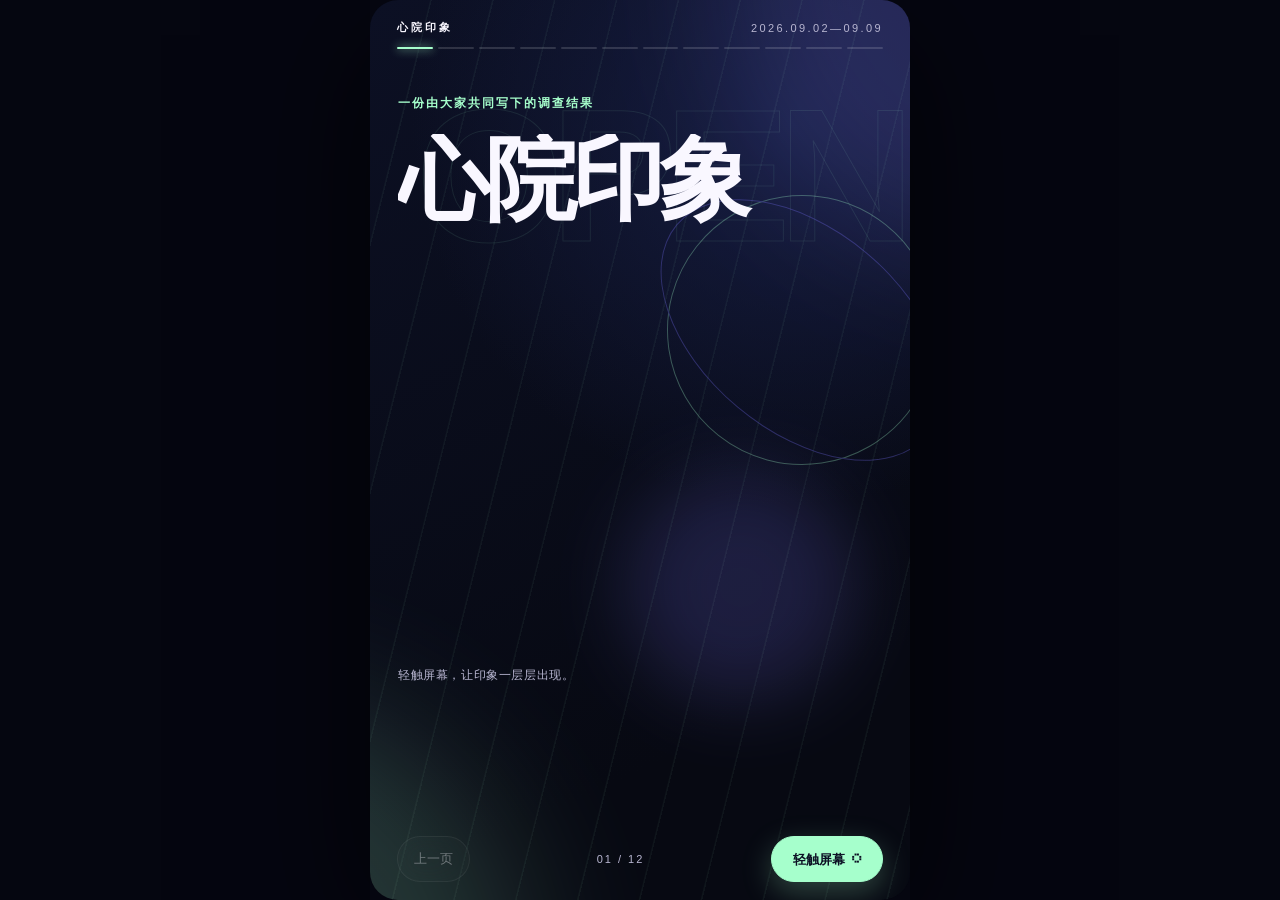
<file: public/results/index.html>
<!doctype html>
<html lang="zh-CN"><head><meta charset="utf-8"><meta name="viewport" content="width=device-width,initial-scale=1,viewport-fit=cover"><meta name="theme-color" content="#f2eee6"><meta name="description" content="82份回答，共同写下心院印象。看看课堂、实验室、生活与期待。"><title>心院印象</title></head><body><div id="xinyuan-recap" aria-label="心院印象互动卡片">
  <style>
    #xinyuan-recap{--xr-paper:light-dark(#f2eee6,#252329);--xr-ink:light-dark(#272035,#f1ebfc);--xr-muted:light-dark(#61576d,#bdb2cf);--xr-line:light-dark(#d9d0e2,#4d415d);--xr-accent:light-dark(#5639a5,#c4afff);--xr-soft:light-dark(#e5dcf7,#3c3053);font-family:"Microsoft YaHei","PingFang SC",sans-serif;color:var(--xr-ink);max-width:620px;margin:auto}
    #xinyuan-recap *{box-sizing:border-box}
    #xinyuan-recap .xr-sheet{background:var(--xr-paper);border-radius:24px;overflow:hidden;position:relative}
    #xinyuan-recap .xr-top{display:flex;justify-content:space-between;align-items:center;padding:22px 30px 13px;gap:12px;font-size:12px;letter-spacing:1.5px}
    #xinyuan-recap .xr-brand{font-weight:600;letter-spacing:3px}
    #xinyuan-recap .xr-progress{display:flex;gap:4px;padding:0 30px}
    #xinyuan-recap .xr-progress span{height:3px;flex:1;background:var(--xr-line);border-radius:2px}
    #xinyuan-recap .xr-progress span.xr-done{background:var(--xr-accent)}
    #xinyuan-recap .xr-content{padding:34px 38px 24px;min-height:590px;position:relative}
    #xinyuan-recap .xr-kicker{font-size:12px;color:var(--xr-muted);letter-spacing:2px;margin-bottom:15px}
    #xinyuan-recap h2{font-size:38px;line-height:1.27;letter-spacing:-1px;font-weight:650;margin:0 0 20px;position:relative;z-index:1}
    #xinyuan-recap .xr-lead{font-size:17px;line-height:1.8;max-width:440px;margin:16px 0;color:var(--xr-ink)}
    #xinyuan-recap .xr-number{font-size:116px;line-height:1.05;letter-spacing:-7px;font-weight:650;color:var(--xr-accent);margin:21px 0 4px}
    #xinyuan-recap .xr-number small{font-size:24px;letter-spacing:0;margin-left:9px;font-weight:500}
    #xinyuan-recap .xr-sub{font-size:14px;line-height:1.6;color:var(--xr-muted);margin:5px 0 20px}
    #xinyuan-recap .xr-highlight{font-size:21px;font-weight:600;line-height:1.6;margin:23px 0 10px}
    #xinyuan-recap .xr-list{display:grid;gap:10px;margin:22px 0}
    #xinyuan-recap .xr-row{display:grid;grid-template-columns:minmax(0,1fr) auto;gap:16px;align-items:center;font-size:15px;padding:8px 0;border-bottom:1px solid var(--xr-line)}
    #xinyuan-recap .xr-row strong{font-variant-numeric:tabular-nums;font-size:20px;font-weight:600}
    #xinyuan-recap .xr-note{font-size:12px;line-height:1.7;color:var(--xr-muted);margin:20px 0 0}
    #xinyuan-recap .xr-quote{font-size:21px;line-height:1.8;padding:18px 0;margin:0;border-bottom:1px solid var(--xr-line)}
    #xinyuan-recap .xr-quote:last-child{border:0}
    #xinyuan-recap .xr-footer{display:flex;justify-content:space-between;align-items:center;gap:10px;padding:14px 25px 22px}
    #xinyuan-recap button{font-family:inherit;font-size:14px;min-height:44px;padding:9px 18px;border:1px solid var(--xr-line);border-radius:100px;background:var(--xr-paper);color:var(--xr-ink);cursor:pointer}
    #xinyuan-recap button:disabled{opacity:.38;cursor:default}
    #xinyuan-recap .xr-next{background:var(--xr-accent);color:var(--xr-paper);border-color:var(--xr-accent)}
    #xinyuan-recap .xr-count{font-size:12px;color:var(--xr-muted);font-variant-numeric:tabular-nums}
    #xinyuan-recap .xr-hero{padding:25px 0 15px;position:relative}
    #xinyuan-recap .xr-hero h2{font-size:60px;line-height:1.12;max-width:300px}
    #xinyuan-recap .xr-orbit{width:230px;height:230px;position:absolute;right:-15px;top:56px;border:1px solid var(--xr-accent);border-radius:50%;opacity:.24;transform:rotate(-30deg)}
    #xinyuan-recap .xr-orbit:after{content:"";position:absolute;inset:33px -30px;border:1px solid var(--xr-accent);border-radius:50%;transform:rotate(70deg)}
    #xinyuan-recap .xr-disc{background:var(--xr-soft);border-radius:50%;width:180px;height:180px;display:flex;align-items:center;justify-content:center;margin:25px 0 16px;font-size:74px;letter-spacing:-4px;color:var(--xr-accent);font-weight:600}
    #xinyuan-recap .xr-words{display:flex;gap:8px;flex-wrap:wrap;margin:20px 0}
    #xinyuan-recap .xr-word{font-size:14px;background:var(--xr-soft);padding:10px 14px;border-radius:100px}
    #xinyuan-recap .xr-personas{display:grid;grid-template-columns:1fr 1fr;gap:0 20px;margin-top:20px}
    #xinyuan-recap .xr-personas .xr-row{font-size:13px;gap:6px}
    #xinyuan-recap .xr-personas strong{font-size:15px}
    #xinyuan-recap .xr-chips{display:flex;gap:4px;flex-wrap:wrap;margin:17px 0;max-width:340px}
    #xinyuan-recap .xr-chips i{width:12px;height:12px;background:var(--xr-line);border-radius:50%}
    #xinyuan-recap .xr-chips i.xr-filled{background:var(--xr-accent)}
    #xinyuan-recap details{padding:15px 5px;color:var(--xr-muted);font-size:12px;line-height:1.8}
    #xinyuan-recap summary{cursor:pointer;min-height:35px;display:list-item}
    #xinyuan-recap .xr-methods{padding:4px 12px 10px}
    @media(max-width:400px){#xinyuan-recap .xr-top{padding:20px 22px 12px;font-size:11px}#xinyuan-recap .xr-progress{padding:0 22px}#xinyuan-recap .xr-content{padding:28px 25px 20px;min-height:565px}#xinyuan-recap h2{font-size:32px}#xinyuan-recap .xr-hero h2{font-size:50px}#xinyuan-recap .xr-number{font-size:98px}#xinyuan-recap .xr-orbit{width:170px;height:170px;right:0;top:75px}#xinyuan-recap .xr-lead{font-size:15px}#xinyuan-recap .xr-quote{font-size:18px}#xinyuan-recap .xr-highlight{font-size:19px}}
  </style>
  <section class="xr-sheet" data-scene="0" data-step="1">
    <div class="xr-atmosphere" aria-hidden="true"><i></i><i></i><i></i></div>
    <div class="xr-top"><span class="xr-brand">心院印象</span><span>2026.09.02—09.09</span></div>
    <div class="xr-progress" aria-hidden="true"></div>
    <div class="xr-content" aria-live="polite" aria-atomic="true"></div>
    <nav class="xr-footer" aria-label="内容翻页"><button type="button" class="xr-prev">上一页</button><span class="xr-count"></span><button type="button" class="xr-next">开始探索 →</button></nav>
  </section>
  <details><summary>关于这份心院印象</summary><div class="xr-methods">这份集体印象由本次调查的82份回答共同组成。82份回答中63份来自心理与认知科学学院，不代表全校意见。多选按选择人数计数；各页分母单独标注。画像名称与三维含义依据原问卷项目：亲近/观望、鲜明/潜行、探索/陪伴。课程归并“普心”等明确别名，并拆分多课程回答。引语为匿名原文或连续节选。生活应用中“没有变化”存在与其他选项同时选择的情况，不将其直接解释为“心理学无用”。未使用缺少定义的派生分数作心理测量。来源：survey_responses_rows (2).csv 与问卷源码。</div></details>
  <script>
  (function(){
    const root=document.getElementById('xinyuan-recap');
    const content=root.querySelector('.xr-content'),progress=root.querySelector('.xr-progress'),prev=root.querySelector('.xr-prev'),next=root.querySelector('.xr-next'),count=root.querySelector('.xr-count');
    const list=(rows,showBars=true)=>{const values=rows.map(r=>Number(r[2]??String(r[1]).match(/\d+(?:\.\d+)?/)?.[0]??0)),max=Math.max(...values,1);return '<div class="xr-list'+(showBars?'':' no-bars')+'">'+rows.map((r,i)=>'<div class="xr-row" style="--bar:'+((values[i]/max)*100).toFixed(1)+'%"><span>'+r[0]+'</span><strong>'+r[1]+'</strong></div>').join('')+'</div>';};
    const dots=(n,total)=>'<div class="xr-chips" role="img" aria-label="'+total+'人中'+n+'人"><span style="display:none"></span>'+Array.from({length:total},(_,i)=>'<i aria-hidden="true" class="'+(i<n?'xr-filled':'')+'"></i>').join('')+'</div>';
    const totalResponses=82;
    const personaColors=['#5cffd1','#5fc8ff','#ffe46b','#bc8cff','#ff9e67','#ff74b7','#9bff75','#f3f0ff'];
    const personaData=[
      {code:'ALE',name:'静音学神',value:34,pct:'41.5%',dims:'亲近 · 潜行 · 探索',tagline:'平时保持静音，关键问题从不掉线。',image:'/results/assets/personas/ALE.webp?v=83'},
      {code:'WLE',name:'隐藏款学神',value:15,pct:'18.3%',dims:'观望 · 潜行 · 探索',tagline:'江湖一直有传说，本人却很少刷新。',image:'/results/assets/personas/WLE.webp?v=83'},
      {code:'AVE',name:'社牛学霸',value:11,pct:'13.4%',dims:'亲近 · 鲜明 · 探索',tagline:'人很会社交，开口却全是方法、数据和证据。',image:'/results/assets/personas/AVE.webp?v=83'},
      {code:'ALC',name:'暖心淡人',value:11,pct:'13.4%',dims:'亲近 · 潜行 · 陪伴',tagline:'情绪稳稳的，不抢镜，但需要时一定在。',image:'/results/assets/personas/ALC.webp?v=83'},
      {code:'WVE',name:'高配大佬',value:6,pct:'7.3%',dims:'观望 · 鲜明 · 探索',tagline:'能力与气场拉满，只是距离感也拉满。',image:'/results/assets/personas/WVE.webp?v=83'},
      {code:'AVC',name:'人形小太阳',value:2,pct:'2.4%',dims:'亲近 · 鲜明 · 陪伴',tagline:'自带活人感，走到哪里都能把气氛带起来。',image:'/results/assets/personas/AVC.webp?v=83'},
      {code:'WLC',name:'待解锁搭子',value:2,pct:'2.4%',dims:'观望 · 潜行 · 陪伴',tagline:'看起来可能合拍，只是认识进度还是 0%。',image:'/results/assets/personas/WLC.webp?v=83'},
      {code:'WVC',name:'校园显眼包',value:1,pct:'1.2%',dims:'观望 · 鲜明 · 陪伴',tagline:'全校都眼熟，但和你还停留在“见过”。',image:'/results/assets/personas/WVC.webp?v=83'}
    ];
    const personaMarkup=()=>'<div class="persona-viz"><div class="persona-chart"><svg class="persona-donut" viewBox="0 0 220 220" role="img" aria-label="八种心院画像占比动态环形图"></svg><div class="persona-center"><strong>41.5%</strong><span>ALE · 34人</span></div></div><img class="persona-art" src="/results/assets/personas/ALE.webp?v=83" alt="静音学神人物画像"></div><div class="persona-detail" aria-live="polite"><b>静音学神</b><span>ALE · 亲近 · 潜行 · 探索</span><em>平时保持静音，关键问题从不掉线。</em></div><div class="persona-legend" aria-label="选择画像">'+personaData.map((p,i)=>'<button type="button" data-persona="'+i+'" class="'+(i===0?'is-active':'')+'" style="--dot:'+personaColors[i]+'"><i></i>'+p.name+' <small>'+p.pct+'</small></button>').join('')+'</div>';
    const slides=[
      {label:'一份由大家共同写下的调查结果',html:'<div class="xr-hero"><div class="xr-orbit" aria-hidden="true"></div><h2>心院印象</h2><p class="xr-lead">82份回答，<br>写下大家此刻看到的心院。</p><div class="xr-disc">82</div><p class="xr-sub">份回答 · 来自10个院系</p><p class="xr-highlight">有人从课堂认识你，<br>有人在实验室走近你。</p><p class="xr-gesture">轻触屏幕，让印象一层层出现。</p></div>'},
      {label:'01 / 第一印象',title:'说起心院，<br>大家会想到什么？',html:'<div class="word-field"><div class="word-core"><strong>认知</strong><span>65人</span></div><span>行为 <b>49</b></span><span>脑科学 <b>47</b></span><span>情绪 <b>28</b></span><span>人际关系 <b>8</b></span></div><p class="xr-lead">不是解梦读心，<br>而是研究脑与认知，<br>研究一个个实实在在的人。</p>'},
      {label:'02 / 心院画像',title:'82份回答，<br>拼出8种心院画像。',html:personaMarkup()+''},
      {label:'03 / 课程推荐榜',title:'最想推荐给别人的课，<br>第一名是——',html:'<div class="xr-number">14<small>/ 58份作答</small></div><div class="xr-keyword">普通心理学</div><p class="xr-sub">包括“普心”等明确别名</p><div class="course-race"><div style="--score:100%"><span>普通心理学</span><b>14</b></div><div style="--score:85.7%"><span>社会心理学</span><b>12</b></div><div style="--score:42.9%"><span>变态心理学</span><b>6</b></div><div style="--score:35.7%"><span>心理统计</span><b>5</b></div><div style="--score:35.7%"><span>实验心理学</span><b>5</b></div></div><p class="xr-highlight">普通心理学与社会心理学领跑，<br>其余三门课也各有支持者。</p>'},
      {label:'04 / 实验室印象',title:'45个人，<br>参加过心院实验。',html:'<p class="xr-sub lab-caption">参加实验后，大家记住了什么？</p><div class="lab-path"><div><b>26</b><span>游戏感</span></div><i></i><div><b>21</b><span>报酬</span></div><i></i><div><b>20</b><span>好奇结果</span></div><i></i><div><b>19</b><span>反思</span></div></div><p class="xr-lead">有人觉得像游戏，有人关注报酬，<br>也有人好奇实验结果，或在结束后反思自己，<br>还有人关注到实验室温暖的环境。</p>'},
      {label:'05 / 心理学进入生活',title:'走出课堂，<br>心理学还在生活里。',html:'<div class="life-map"><span><b>54</b>理解自己</span><span><b>39</b>理解行为</span><span><b>32</b>改变习惯</span><span><b>30</b>调节情绪</span><span><b>27</b>沟通</span></div><p class="xr-lead">它帮助人理解自己和他人，<br>也影响情绪、习惯与沟通。</p>'},
      {label:'06 / 推荐与存在感',title:'愿意推荐心院，<br>却不常感到它的存在。',html:'<div class="xr-number">30<small>人</small></div><div class="xr-keyword">高推荐 × 低存在感</div><p class="xr-sub">同一份回答里，两种感受同时出现 · 30 / 82</p>'+list([['推荐意愿','4—5分'],['日常存在感','1—2分']],false)+dots(30,82)+'<p class="xr-highlight">认可已经出现，<br>日常连接仍有空间。</p>'},
      {label:'07 / 关注焦点',title:'大家最关注心院的<br>哪一面？',html:'<div class="xr-number">26<small>人</small></div><div class="xr-keyword">科研</div><p class="xr-sub">单选关注重点 · 26 / 82</p>'+list([['人才培养','21人'],['课程','19人'],['活动','8人'],['服务','7人'],['文化','1人']])+'<p class="xr-lead">科研排在第一，<br>人才培养和课程也受到较多关注。</p>'},
      {label:'08 / 未来期待',title:'接下来，大家最期待<br>心院做什么？',html:'<div class="xr-number">52<small>人</small></div><div class="xr-keyword">科普</div><p class="xr-sub">期待这一方向 · 63.4% · 52 / 82</p>'+list([['跨院交流','35人'],['开放实验室','33人'],['工作坊','32人'],['服务信息','22人'],['吉祥物','14人']])+'<p class="xr-lead">一条留言这样写：<br>「感觉可以更加开放一些。」</p>'},
      {label:'09 / 吉祥物与文创',title:'木木还是铃铃？<br>有人还会犹豫一下。',html:'<div class="xr-number">18<small>人</small></div><div class="xr-keyword">名字与颜色还没对上</div><p class="xr-highlight">喜欢已经有了，<br>下一步是让两个名字更容易被认出来。</p>'+list([['文创偏好：毛绒','28票'],['挂件','25票'],['摆件','21票']])+'<p class="xr-lead">「我想要心院的小熊」<br>「希望多做吉祥物文创」</p>'},
      {label:'10 / 匿名留言',title:'数字之外，<br>还有49条留言。',html:'<div class="xr-number">49<small>份</small></div><div class="xr-keyword">匿名留言</div><p class="xr-sub">来自82份回答</p><div class="message-mist" aria-label="匿名留言云雾"><span>有你们真好</span><span>请多组织活动，让门外汉也能在心理学门口溜达</span><span>祝心院越来越好</span><span>I love SPCS</span><span>心院加油！</span><span>我想要心院的小熊</span><span>心院同学天天开心</span><span>感觉可以更加开放一些</span><span>课别太难</span><span>继续深化课程改革</span><span>谢谢心院！</span><span>希望多做吉祥物文创</span><span>心院啊，这样心的院！</span><span>不后悔学心双</span><span>现实人际交往我用得可太好了</span><span>最温暖的实验室环境</span><span>建议全院本博贯通培养</span><span>希望多沟通，医学生真的压力挺大的</span><span>希望我和心院都越来越好！</span><span>愿世上不再有抑郁症</span><span>我们真的不解梦吗</span><span>真神奇，我正在用我研究的东西研究我研究的东西。</span></div>'},
      {label:'心院印象 · 尾声',title:'看见心院，<br>也看见更多可能。',html:'<div class="closing-visual" aria-label="82份回答汇成心院印象"><div class="closing-orb"><strong>82</strong><span>份回答</span></div><i>脑与认知</i><i>课堂与实验</i><i>真实的人</i><i>更多连接</i></div><p class="xr-lead closing-lead">从认知、行为与脑科学，<br>到课堂、实验室与生活，<br>这些回答拼出了此刻的心院。</p><p class="xr-highlight closing-highlight">愿知识有温度，<br>愿理解有回声。</p>'}
    ];
    let swipeStart=null;
    content.addEventListener('touchstart',e=>{if(e.touches.length===1)swipeStart={x:e.touches[0].clientX,y:e.touches[0].clientY};},{passive:true});
    content.addEventListener('touchend',e=>{if(!swipeStart)return;const p=e.changedTouches[0],dx=p.clientX-swipeStart.x,dy=p.clientY-swipeStart.y;swipeStart=null;if(Math.abs(dx)>65&&Math.abs(dx)>Math.abs(dy)*1.5){navigate(Math.max(0,Math.min(slides.length-1,index+(dx<0?1:-1))));}},{passive:true});
    const sheet=root.querySelector('.xr-sheet');
    let index=0,step=1,busy=false;const reducedMotion=window.matchMedia('(prefers-reduced-motion: reduce)');const design={palette:'紫色印象'};
    const stageOf=el=>el.matches('.xr-kicker,h2,.xr-hero h2')?1:el.matches('.xr-number,.xr-disc,.xr-sub,.xr-keyword,.word-core,.persona-viz,.lab-path,.life-map,.closing-visual')?2:el.matches('.xr-list,.xr-personas,.xr-chips,.xr-words,.xr-quote,.message-mist,.word-field>span,.persona-detail,.persona-legend,.course-race')?3:4;
    function setStages(){
      for(const el of content.querySelectorAll('.xr-kicker,h2,.xr-number,.xr-disc,.xr-sub,.xr-keyword,.xr-list,.xr-personas,.xr-chips,.xr-words,.xr-quote,.message-mist,.xr-lead,.xr-highlight,.xr-note,.word-core,.word-field>span,.persona-viz,.persona-detail,.persona-legend,.course-race,.lab-path,.life-map,.closing-visual'))el.dataset.stage=stageOf(el);
      if(index===0){const lead=content.querySelector('.xr-lead'),disc=content.querySelector('.xr-disc'),sub=content.querySelector('.xr-sub');if(lead)lead.dataset.stage=2;if(disc)disc.dataset.stage=3;if(sub)sub.dataset.stage=3;}
      if(index===9){const highlight=content.querySelector('.xr-highlight'),listEl=content.querySelector('.xr-list'),lead=content.querySelector('.xr-lead'),note=content.querySelector('.xr-note');if(highlight)highlight.dataset.stage=3;if(listEl)listEl.dataset.stage=4;if(lead)lead.dataset.stage=4;if(note)note.dataset.stage=4;}
      if(index===slides.length-1){const lead=content.querySelector('.closing-lead');if(lead)lead.dataset.stage=3;}
    }
    function render(){content.scrollTop=0;const s=slides[index];sheet.dataset.scene=index;sheet.dataset.sceneLabel=index===0?'OPEN':index===slides.length-1?'END':String(index).padStart(2,'0');sheet.dataset.step=step;content.innerHTML='<div class="xr-kicker">'+s.label+'</div>'+(s.title?'<h2>'+s.title+'</h2>':'')+s.html;setStages();if(index===2)initPersonaChart();progress.innerHTML=slides.map((_,i)=>'<span class="'+(i<=index?'xr-done':'')+'"></span>').join('');count.textContent=String(index+1).padStart(2,'0')+' / '+slides.length;prev.disabled=index===0;updatePrompt();animateVisible(1);}
    function initPersonaChart(scope=content){
      const svg=scope.querySelector('.persona-donut');if(!svg)return;let offset=0;
      svg.innerHTML=personaData.map((p,i)=>{const pct=p.value/totalResponses*100,gap=Math.min(.9,pct/3),dash=Math.max(.45,pct-gap),mark='<circle class="persona-slice" data-persona="'+i+'" cx="110" cy="110" r="78" pathLength="100" style="--slice:'+dash+';--offset:'+(-offset)+';--color:'+personaColors[i]+'" tabindex="0" role="button" aria-label="'+p.name+'，'+p.value+'人，'+p.pct+'"></circle>';offset+=pct;return mark;}).join('');
      personaData.forEach(p=>{const preload=new Image();preload.src=p.image;});const select=i=>{const p=personaData[i],art=scope.querySelector('.persona-art');scope.querySelector('.persona-center strong').textContent=p.pct;scope.querySelector('.persona-center span').textContent=p.code+' · '+p.value+'人';scope.querySelector('.persona-detail b').textContent=p.name;scope.querySelector('.persona-detail span').textContent=p.code+' · '+p.dims;scope.querySelector('.persona-detail em').textContent=p.tagline;art.removeAttribute('srcset');art.src=p.image;art.alt=p.name+'人物画像';art.dataset.personaCode=p.code;if(!reducedMotion.matches)art.animate([{opacity:.2,transform:'translateX(20px) scale(.92)'},{opacity:1,transform:'translateX(0) scale(1)'}],{duration:480,easing:'cubic-bezier(.16,1,.3,1)'});scope.querySelectorAll('[data-persona]').forEach(el=>el.classList.toggle('is-active',Number(el.dataset.persona)===i));};
      scope.querySelectorAll('[data-persona]').forEach(el=>{el.addEventListener('click',e=>{e.stopPropagation();select(Number(el.dataset.persona));});el.addEventListener('keydown',e=>{if(e.key==='Enter'||e.key===' '){e.preventDefault();e.stopPropagation();select(Number(el.dataset.persona));}});});
      select(0);
    }
    function animateVisible(stage){
      const items=Array.from(content.querySelectorAll('[data-stage="'+stage+'"]'));
      if(stage===2){const number=content.querySelector('.xr-number');if(number)countNumber(number);}
      if(reducedMotion.matches)return;
      items.forEach((el,i)=>{const base=getComputedStyle(el).transform,fromTransform=base==='none'?'translate3d(0,34px,0) scale(.96)':base+' translate3d(0,24px,0) scale(.96)';let from={opacity:0,transform:fromTransform,filter:'blur(12px)',clipPath:'inset(0 0 30% 0)'};if(el.matches('h2'))from={opacity:0,transform:'translate3d(0,42px,0) skewY(3deg)',filter:'blur(5px)',clipPath:'inset(0 0 100% 0)'};if(el.matches('.xr-number,.xr-disc'))from={opacity:0,transform:'translate3d(0,54px,0) scale(.68) rotate(-4deg)',filter:'blur(14px)',clipPath:'inset(0 0 0 0)'};if(el.matches('.xr-row')||el.closest('.xr-list'))from.transform='translate3d('+(i%2?36:-36)+'px,0,0)';el.animate([from,{opacity:1,transform:base==='none'?'none':base,filter:'blur(0)',clipPath:'inset(0 0 0 0)'}],{duration:el.matches('.xr-number,.xr-disc')?1150:820,delay:i*105,easing:'cubic-bezier(.16,1,.3,1)',fill:'both'});});
      if(stage===3){
        content.querySelectorAll('.xr-chips i').forEach((el,i)=>el.animate([{transform:'scale(0)',opacity:0},{transform:'scale(1.7)',opacity:1,offset:.62},{transform:'scale(1)',opacity:1}],{duration:520,delay:i*13,easing:'cubic-bezier(.16,1,.3,1)',fill:'both'}));
        content.querySelectorAll('.course-race div,.xr-list .xr-row,.message-mist span,.persona-legend button').forEach((el,i)=>el.animate([{opacity:0,transform:'translate3d('+(i%2?42:-42)+'px,18px,0) scale(.92)',filter:'blur(7px)'},{opacity:1,transform:'translate3d(0,0,0) scale(1)',filter:'blur(0)'}],{duration:720,delay:i*55,easing:'cubic-bezier(.16,1,.3,1)',fill:'both'}));
        content.querySelectorAll('.xr-quote').forEach((el,i)=>el.animate([{opacity:0,transform:'translateX('+(i%2?-34:34)+'px) rotate('+(i%2?2:-2)+'deg)'},{opacity:1,transform:getComputedStyle(el).transform==='none'?'none':getComputedStyle(el).transform}],{duration:720,delay:i*150,easing:'cubic-bezier(.16,1,.3,1)',fill:'both'}));
      }
      const last=items.at(-1);if(last&&content.scrollHeight>content.clientHeight)setTimeout(()=>{const a=last.getBoundingClientRect(),b=content.getBoundingClientRect(),delta=a.bottom-b.bottom+18;if(delta>0)content.scrollBy({top:delta,behavior:'smooth'});},420+items.length*80);
    }
    function countNumber(el){
      const node=Array.from(el.childNodes).find(n=>n.nodeType===3&&/[0-9]/.test(n.textContent));if(!node||node.dataset)return;
      const target=parseFloat(node.textContent);if(!Number.isFinite(target)||reducedMotion.matches)return;
      const decimal=node.textContent.includes('.');const start=performance.now();const duration=900;node.textContent='0';
      function tick(now){const t=Math.min(1,(now-start)/duration),v=target*(1-Math.pow(1-t,3));node.textContent=decimal?v.toFixed(1):Math.round(v);if(t<1)requestAnimationFrame(tick);}
      requestAnimationFrame(tick);
    }
    function updatePrompt(){const finished=index===slides.length-1&&step===4;next.textContent=finished?'感谢浏览':step<4?'轻触屏幕':'下一幕';next.disabled=finished;next.classList.toggle('is-tap',step<4&&!finished);next.classList.toggle('is-finished',finished);}
    function advance(){if(busy||(index===slides.length-1&&step===4))return;if(step<4){step++;sheet.dataset.step=step;animateVisible(step);updatePrompt();}else navigate(index+1);}
    async function navigate(target){
      if(busy||target===index)return;
      busy=true;
      const direction=target>index?1:-1;
      try{
        if(!reducedMotion.matches&&content.animate){
          const leaving=content.animate([{opacity:1,transform:'translateX(0)'},{opacity:0,transform:'translateX('+(-direction*18)+'px)'}],{duration:180,easing:'ease-in'});
          await leaving.finished.catch(()=>{});
        }
        index=target;step=1;render();
      }finally{busy=false;}
    }
    prev.addEventListener('click',e=>{e.stopPropagation();if(index>0)navigate(index-1);});
    next.addEventListener('click',e=>{e.stopPropagation();advance();});
    sheet.addEventListener('click',e=>{if(e.target.closest('button,details,summary'))return;advance();});
    root.addEventListener('keydown',e=>{if(e.key==='ArrowRight'||e.key===' '||e.key==='Enter'){e.preventDefault();advance();}if(e.key==='ArrowLeft'){e.preventDefault();navigate(Math.max(0,index-1));}});
    if(matchMedia('(pointer:fine)').matches)sheet.addEventListener('pointermove',e=>{const r=sheet.getBoundingClientRect();sheet.style.setProperty('--px',((e.clientX-r.left)/r.width-.5).toFixed(3));sheet.style.setProperty('--py',((e.clientY-r.top)/r.height-.5).toFixed(3));});
    reducedMotion.addEventListener('change',()=>{if(revealObserver)revealObserver.disconnect();for(const animation of content.getAnimations({subtree:true}))animation.cancel();for(const el of content.querySelectorAll('[style]'))el.style.opacity='1';});
    render();
  })();
  </script>
</div>

<style>
html{color-scheme:light;background:#f2eee6}body{margin:0;padding:0;font-family:"Microsoft YaHei","PingFang SC",sans-serif;-webkit-text-size-adjust:100%}button{-webkit-tap-highlight-color:transparent}#xinyuan-recap{width:100%;max-width:620px;margin:auto}#xinyuan-recap .xr-sheet{height:calc(100svh - 54px);min-height:520px;display:flex;flex-direction:column;border-radius:0}#xinyuan-recap .xr-content{flex:1;min-height:0;overflow-y:auto;overscroll-behavior-y:contain;-webkit-overflow-scrolling:touch;padding-bottom:22px;touch-action:pan-y}#xinyuan-recap .xr-top{padding-top:max(20px,env(safe-area-inset-top));flex-shrink:0}#xinyuan-recap .xr-progress{flex-shrink:0}#xinyuan-recap .xr-footer{flex-shrink:0;padding-bottom:max(16px,env(safe-area-inset-bottom))}#xinyuan-recap .xr-lead{font-size:16px}#xinyuan-recap .xr-number{font-size:clamp(88px,21vw,112px)}#xinyuan-recap details{padding:10px 25px 12px;font-size:12px}#xinyuan-recap summary{min-height:26px}#xinyuan-recap .xr-methods{padding:8px 0 15px}#xinyuan-recap .xr-hero{padding-top:4px}#xinyuan-recap .xr-disc{width:140px;height:140px;margin:22px 0 12px}#xinyuan-recap .xr-hero h2{font-size:54px}#xinyuan-recap .xr-row span{font-size:14px}#xinyuan-recap .xr-content h2{font-size:clamp(30px,7.5vw,38px)}#xinyuan-recap .xr-hero h2{font-size:54px}#xinyuan-recap .xr-note{margin-top:14px}@media(min-width:621px){body{background:#ddd5e9}#xinyuan-recap{box-shadow:0 0 80px #37215515}}@media(prefers-reduced-motion:no-preference){#xinyuan-recap button{transition:transform .15s}#xinyuan-recap button:active{transform:scale(.97)}}
</style>
<style>
html,body{height:100%;overflow:hidden;background:#090b16}
#xinyuan-recap{height:100%;max-width:540px;color:#fff;isolation:isolate}
#xinyuan-recap .xr-sheet{--scene-bg:#0c1024;--scene-bg2:#161d42;--scene-ink:#f9f7ff;--scene-muted:#b8b6d1;--scene-accent:#a6ffcc;--scene-accent2:#7b73ff;--px:0;--py:0;position:relative;height:100svh;min-height:520px;background:radial-gradient(circle at 78% 14%,var(--scene-bg2),transparent 43%),linear-gradient(155deg,var(--scene-bg),#070912 78%);color:var(--scene-ink);transition:background .7s cubic-bezier(.16,1,.3,1);overflow:hidden}
#xinyuan-recap .xr-sheet:before{content:"";position:absolute;inset:0;z-index:0;pointer-events:none;background:repeating-linear-gradient(104deg,transparent 0 58px,color-mix(in srgb,var(--scene-accent) 5%,transparent) 59px 60px);animation:grid-glide 16s linear infinite}
#xinyuan-recap .xr-sheet:after{content:attr(data-scene-label);position:absolute;right:0;top:11%;width:100%;overflow:hidden;text-align:right;padding-right:8px;z-index:0;pointer-events:none;font:900 clamp(110px,36vw,190px)/.8 Arial,sans-serif;letter-spacing:-13px;color:transparent;-webkit-text-stroke:1px color-mix(in srgb,var(--scene-accent) 12%,transparent);opacity:.75;animation:mark-breathe 6s ease-in-out infinite alternate}
@keyframes grid-glide{to{background-position:60px 0}}@keyframes mark-breathe{to{opacity:1;filter:drop-shadow(0 0 22px color-mix(in srgb,var(--scene-accent) 18%,transparent))}}
#xinyuan-recap .xr-sheet[data-scene="1"]{--scene-bg:#21102d;--scene-bg2:#602044;--scene-accent:#ffce55;--scene-accent2:#ff647c}
#xinyuan-recap .xr-sheet[data-scene="2"]{--scene-bg:#071b2c;--scene-bg2:#0e5368;--scene-accent:#6fffd2;--scene-accent2:#25b6e8}
#xinyuan-recap .xr-sheet[data-scene="3"]{--scene-bg:#291007;--scene-bg2:#733516;--scene-accent:#ffe278;--scene-accent2:#ff8c4d}
#xinyuan-recap .xr-sheet[data-scene="4"]{--scene-bg:#101d16;--scene-bg2:#315e41;--scene-accent:#c5ff6a;--scene-accent2:#62d9a0}
#xinyuan-recap .xr-sheet[data-scene="5"]{--scene-bg:#231219;--scene-bg2:#702a48;--scene-accent:#ffaca8;--scene-accent2:#ff5a89}
#xinyuan-recap .xr-sheet[data-scene="6"]{--scene-bg:#0b1235;--scene-bg2:#273998;--scene-accent:#fff27a;--scene-accent2:#7d9cff}
#xinyuan-recap .xr-sheet[data-scene="7"]{--scene-bg:#190d30;--scene-bg2:#59308b;--scene-accent:#ffbc70;--scene-accent2:#b989ff}
#xinyuan-recap .xr-sheet[data-scene="8"]{--scene-bg:#09212a;--scene-bg2:#126278;--scene-accent:#a6ffde;--scene-accent2:#53c6ff}
#xinyuan-recap .xr-sheet[data-scene="9"]{--scene-bg:#2b0d24;--scene-bg2:#872252;--scene-accent:#ffd0e3;--scene-accent2:#ff6eb4}
#xinyuan-recap .xr-sheet[data-scene="10"]{--scene-bg:#151526;--scene-bg2:#3b346d;--scene-accent:#e2dbff;--scene-accent2:#9c8dff}
#xinyuan-recap .xr-sheet[data-scene="11"]{--scene-bg:#080f18;--scene-bg2:#163b4a;--scene-accent:#8affd6;--scene-accent2:#48b8ff}
#xinyuan-recap .xr-atmosphere{position:absolute;inset:0;overflow:hidden;pointer-events:none;z-index:1;mix-blend-mode:screen}
#xinyuan-recap .xr-atmosphere i{position:absolute;width:44vmax;height:44vmax;border-radius:50%;filter:blur(70px);opacity:.18;background:var(--scene-accent2);animation:xr-drift 15s ease-in-out infinite alternate}
#xinyuan-recap .xr-atmosphere i:nth-child(1){right:-30vmax;top:-24vmax}
#xinyuan-recap .xr-atmosphere i:nth-child(2){left:-32vmax;bottom:-28vmax;background:var(--scene-accent);animation-delay:-5s}
#xinyuan-recap .xr-atmosphere i:nth-child(3){width:18vmax;height:18vmax;right:10%;bottom:22%;filter:blur(38px);animation-delay:-9s}
@keyframes xr-drift{to{transform:translate3d(9vw,7vh,0) scale(1.16)}}
#xinyuan-recap .xr-top{padding:calc(env(safe-area-inset-top) + 20px) 27px 12px;color:var(--scene-muted);font-size:11px;letter-spacing:2.4px;position:relative;z-index:3}
#xinyuan-recap .xr-brand{color:var(--scene-ink);font-weight:700}
#xinyuan-recap .xr-progress{padding:0 27px;gap:5px;position:relative;z-index:3}
#xinyuan-recap .xr-progress span{height:2px;background:#ffffff25}
#xinyuan-recap .xr-progress span.xr-done{background:var(--scene-accent);box-shadow:0 0 10px var(--scene-accent)}
#xinyuan-recap .xr-content{padding:clamp(24px,5.5vh,46px) 28px 18px;overflow-y:auto;overflow-x:hidden;scrollbar-width:none;mask-image:linear-gradient(to bottom,#000 0,#000 94%,transparent 100%);z-index:2;position:relative}
#xinyuan-recap .xr-content::-webkit-scrollbar{display:none}
#xinyuan-recap .xr-kicker{color:var(--scene-accent);font-size:12px;letter-spacing:2px;text-transform:uppercase;margin-bottom:18px;font-weight:700}
#xinyuan-recap h2,#xinyuan-recap .xr-hero h2{font-size:clamp(40px,11vw,62px);line-height:1.08;letter-spacing:-2.5px;font-weight:800;margin:0 0 20px;text-wrap:balance}
#xinyuan-recap .xr-hero h2{font-size:clamp(62px,17vw,92px);max-width:100%;line-height:.98;letter-spacing:-5px}
#xinyuan-recap .xr-number{font-size:clamp(108px,30vw,164px);line-height:.85;letter-spacing:-8px;font-weight:850;color:var(--scene-accent);margin:28px 0 18px;text-shadow:0 0 42px color-mix(in srgb,var(--scene-accent) 32%,transparent);font-variant-numeric:tabular-nums;position:relative;width:max-content;max-width:100%}
#xinyuan-recap .xr-number:after{content:"";position:absolute;left:4px;right:-18px;bottom:-9px;height:5px;border-radius:99px;background:linear-gradient(90deg,var(--scene-accent),transparent);transform-origin:left;animation:number-streak 1.3s .15s cubic-bezier(.16,1,.3,1) both}@keyframes number-streak{from{transform:scaleX(0);filter:blur(8px)}to{transform:scaleX(1);filter:blur(0)}}
#xinyuan-recap .xr-number small{font-size:22px;color:var(--scene-ink);letter-spacing:0;margin-left:10px;font-weight:650}
#xinyuan-recap .xr-sub{color:var(--scene-muted);font-size:14px;line-height:1.55;letter-spacing:.2px;margin-bottom:24px}
#xinyuan-recap .xr-keyword{width:max-content;max-width:100%;margin:-12px 0 8px;padding:7px 13px;border:1px solid color-mix(in srgb,var(--scene-accent) 45%,transparent);border-radius:99px;background:color-mix(in srgb,var(--scene-accent) 13%,transparent);color:var(--scene-accent);font-size:clamp(20px,6vw,28px);font-weight:850;line-height:1.15;letter-spacing:-.5px;box-shadow:0 0 28px color-mix(in srgb,var(--scene-accent) 10%,transparent)}
#xinyuan-recap .xr-lead{font-size:18px;line-height:1.75;color:var(--scene-ink);max-width:450px}
#xinyuan-recap .xr-highlight{font-size:24px;line-height:1.5;color:var(--scene-accent);font-weight:800;margin-top:26px}
#xinyuan-recap .xr-note{font-size:12px;line-height:1.7;color:var(--scene-muted);max-width:460px}
#xinyuan-recap .xr-list{gap:0;margin:18px 0 22px}
#xinyuan-recap .xr-row{position:relative;border:0;padding:13px 12px;font-size:15px;isolation:isolate;overflow:hidden;border-radius:10px;margin:3px 0}
#xinyuan-recap .xr-row:before{content:"";position:absolute;inset:0;z-index:-2;background:#ffffff09;border:1px solid #ffffff0d;border-radius:inherit}
#xinyuan-recap .xr-row:after{content:"";position:absolute;inset:0 auto 0 0;width:var(--bar,0%);z-index:-1;border-radius:inherit;background:linear-gradient(90deg,color-mix(in srgb,var(--scene-accent) 26%,transparent),color-mix(in srgb,var(--scene-accent2) 10%,transparent));box-shadow:inset 0 -2px color-mix(in srgb,var(--scene-accent) 70%,transparent);transform-origin:left;animation:xr-grow 1.15s cubic-bezier(.16,1,.3,1) both}
#xinyuan-recap .xr-list.no-bars .xr-row:after{display:none}
@keyframes xr-grow{from{transform:scaleX(0)}to{transform:scaleX(1)}}
#xinyuan-recap .xr-row strong{font-size:21px;color:var(--scene-ink);font-weight:800}
#xinyuan-recap .xr-personas{gap:10px;margin:12px 0 20px}
#xinyuan-recap .xr-personas .xr-row{background:#ffffff0b;border:1px solid #ffffff16;border-radius:14px;padding:12px 13px;overflow:hidden}
#xinyuan-recap .xr-personas .xr-row:before,#xinyuan-recap .xr-personas .xr-row:after{display:none}
#xinyuan-recap .xr-personas .xr-row:nth-child(1),#xinyuan-recap .xr-personas .xr-row:nth-child(2){background:color-mix(in srgb,var(--scene-accent) 12%,transparent)}
#xinyuan-recap .xr-personas strong{font-size:14px;color:var(--scene-accent)}
#xinyuan-recap .xr-chips{gap:7px;max-width:390px}
#xinyuan-recap .xr-chips i{width:10px;height:10px;background:#ffffff24}
#xinyuan-recap .xr-chips i.xr-filled{background:var(--scene-accent);box-shadow:0 0 8px color-mix(in srgb,var(--scene-accent) 60%,transparent)}
#xinyuan-recap .xr-quote{font-size:23px;line-height:1.55;padding:18px 0;border-color:#ffffff25;color:var(--scene-ink)}
#xinyuan-recap .xr-quote:before{content:"“";color:var(--scene-accent);font-size:40px;line-height:0;vertical-align:-10px;margin-right:3px}
#xinyuan-recap .xr-words{gap:9px;margin:8px 0 28px}
#xinyuan-recap .xr-word{background:color-mix(in srgb,var(--scene-accent) 14%,transparent);border:1px solid color-mix(in srgb,var(--scene-accent) 35%,transparent);color:var(--scene-accent);font-size:14px;padding:11px 15px}
#xinyuan-recap .xr-disc{width:176px;height:176px;background:linear-gradient(145deg,var(--scene-accent),var(--scene-accent2));color:var(--scene-bg);box-shadow:0 22px 80px color-mix(in srgb,var(--scene-accent2) 35%,transparent);font-size:84px;font-weight:850;margin:28px 0 16px}
#xinyuan-recap .xr-orbit{right:-55px;top:65px;border-color:var(--scene-accent);opacity:.3;width:270px;height:270px;animation:xr-spin 18s linear infinite}
#xinyuan-recap .xr-orbit:after{border-color:var(--scene-accent2)}
@keyframes xr-spin{to{transform:rotate(330deg)}}
#xinyuan-recap [data-stage]{opacity:0;pointer-events:none}
#xinyuan-recap [data-stage],#xinyuan-recap [data-stage] *{animation-play-state:paused!important}
#xinyuan-recap .xr-sheet[data-step="1"] [data-stage="1"],#xinyuan-recap .xr-sheet[data-step="2"] [data-stage="1"],#xinyuan-recap .xr-sheet[data-step="2"] [data-stage="2"],#xinyuan-recap .xr-sheet[data-step="3"] [data-stage="1"],#xinyuan-recap .xr-sheet[data-step="3"] [data-stage="2"],#xinyuan-recap .xr-sheet[data-step="3"] [data-stage="3"],#xinyuan-recap .xr-sheet[data-step="4"] [data-stage]{opacity:1;pointer-events:auto}
#xinyuan-recap .xr-sheet[data-step="1"] [data-stage="1"],#xinyuan-recap .xr-sheet[data-step="1"] [data-stage="1"] *,#xinyuan-recap .xr-sheet[data-step="2"] [data-stage="1"],#xinyuan-recap .xr-sheet[data-step="2"] [data-stage="1"] *,#xinyuan-recap .xr-sheet[data-step="2"] [data-stage="2"],#xinyuan-recap .xr-sheet[data-step="2"] [data-stage="2"] *,#xinyuan-recap .xr-sheet[data-step="3"] [data-stage="1"],#xinyuan-recap .xr-sheet[data-step="3"] [data-stage="1"] *,#xinyuan-recap .xr-sheet[data-step="3"] [data-stage="2"],#xinyuan-recap .xr-sheet[data-step="3"] [data-stage="2"] *,#xinyuan-recap .xr-sheet[data-step="3"] [data-stage="3"],#xinyuan-recap .xr-sheet[data-step="3"] [data-stage="3"] *,#xinyuan-recap .xr-sheet[data-step="4"] [data-stage],#xinyuan-recap .xr-sheet[data-step="4"] [data-stage] *{animation-play-state:running!important}
#xinyuan-recap .xr-footer{padding:12px 27px calc(env(safe-area-inset-bottom) + 18px);position:relative;z-index:4;color:var(--scene-muted)}
#xinyuan-recap .xr-footer button{min-width:46px;height:46px;padding:0 16px;border-radius:23px;border:1px solid #ffffff2a;background:#ffffff0b;color:var(--scene-ink);backdrop-filter:blur(16px);font-size:13px}
#xinyuan-recap .xr-footer .xr-next{min-width:112px;background:var(--scene-accent);border-color:var(--scene-accent);color:var(--scene-bg);font-weight:800;box-shadow:0 10px 30px color-mix(in srgb,var(--scene-accent) 25%,transparent)}
#xinyuan-recap .xr-footer .xr-next.is-finished:disabled{opacity:1;cursor:default;background:#ffffff12;color:var(--scene-accent);border-color:color-mix(in srgb,var(--scene-accent) 45%,transparent);box-shadow:none}
#xinyuan-recap .xr-footer .xr-next:after{content:"  ›";font-size:19px;vertical-align:-1px}
#xinyuan-recap .xr-footer .xr-next.is-tap{animation:tap-breathe 1.8s ease-in-out infinite}#xinyuan-recap .xr-footer .xr-next.is-tap:after{content:"  ◌"}@keyframes tap-breathe{50%{filter:brightness(1.12);box-shadow:0 12px 42px color-mix(in srgb,var(--scene-accent) 46%,transparent)}}
#xinyuan-recap .xr-count{font-size:11px;letter-spacing:2px;color:var(--scene-muted)}
#xinyuan-recap details{display:none}
.word-field{height:285px;position:relative;margin:-4px 0 4px;isolation:isolate}.word-field:before,.word-field:after{content:"";position:absolute;left:50%;top:46%;border:1px dashed color-mix(in srgb,var(--scene-accent) 25%,transparent);border-radius:50%;transform:translate(-50%,-50%);animation:word-orbit 15s linear infinite}.word-field:before{width:230px;height:230px}.word-field:after{width:275px;height:275px;animation-direction:reverse;animation-duration:22s}@keyframes word-orbit{to{transform:translate(-50%,-50%) rotate(360deg)}}
.word-core{position:absolute;left:50%;top:46%;width:164px;height:164px;transform:translate(-50%,-50%);border-radius:50%;display:grid;place-content:center;text-align:center;background:radial-gradient(circle at 38% 30%,#fff4,var(--scene-accent) 6%,var(--scene-accent2));color:var(--scene-bg);box-shadow:0 22px 80px #0006,0 0 60px color-mix(in srgb,var(--scene-accent) 30%,transparent);z-index:2}
.word-core strong{font-size:42px;letter-spacing:-2px}.word-core span{font-size:13px;margin-top:4px;font-weight:800}
.word-field>span{position:absolute;padding:10px 14px;border:1px solid #ffffff28;border-radius:99px;background:#ffffff0d;backdrop-filter:blur(12px);font-weight:700;animation:word-float 4s ease-in-out infinite alternate}
.word-field>span b{color:var(--scene-accent);margin-left:5px}.word-field>span:nth-of-type(1){left:0;top:0}.word-field>span:nth-of-type(2){right:0;top:0;animation-delay:-1.2s}.word-field>span:nth-of-type(3){left:0;bottom:0;animation-delay:-2.1s}.word-field>span:nth-of-type(4){right:0;bottom:0;animation-delay:-3s}
@keyframes word-float{to{transform:translateY(-8px) rotate(1deg)}}
.persona-viz{position:relative;height:220px;margin:-8px 0 2px;display:flex;align-items:center;isolation:isolate}.persona-viz:before{content:"";position:absolute;inset:13px 4px 13px 0;border-radius:110px;background:linear-gradient(110deg,#ffffff0b,transparent 52%,color-mix(in srgb,var(--scene-accent) 10%,transparent));border:1px solid #ffffff12;z-index:-1}.persona-chart{position:relative;width:200px;height:200px;z-index:2;flex:0 0 auto}.persona-donut{width:100%;height:100%;overflow:visible;filter:drop-shadow(0 20px 35px #0007)}
.persona-slice{fill:none;stroke:var(--color);stroke-width:31;stroke-linecap:butt;stroke-dasharray:var(--slice) calc(100 - var(--slice));stroke-dashoffset:var(--offset);transform:rotate(-90deg);transform-origin:center;cursor:pointer;opacity:.82;transition:stroke-width .28s,opacity .28s,filter .28s;animation:donut-open 1.4s cubic-bezier(.16,1,.3,1) both}
.persona-slice.is-active,.persona-slice:hover,.persona-slice:focus-visible{stroke-width:39;opacity:1;filter:drop-shadow(0 0 7px var(--color));outline:none}
@keyframes donut-open{from{stroke-dasharray:0 100;opacity:0}to{stroke-dasharray:var(--slice) calc(100 - var(--slice));opacity:.82}}
.persona-center{position:absolute;inset:0;display:grid;place-content:center;text-align:center;pointer-events:none}.persona-center strong{font-size:29px;line-height:1.1;color:var(--scene-ink)}.persona-center span{font-size:11px;color:var(--scene-muted);margin-top:6px}.persona-art{position:absolute;right:2px;bottom:10px;width:120px;height:180px;object-fit:cover;object-position:center 28%;border-radius:70px 70px 18px 18px;filter:saturate(.94) contrast(1.06) drop-shadow(0 18px 24px #0007);mask-image:linear-gradient(#000 76%,transparent 100%);z-index:1;animation:portrait-hover 3.8s ease-in-out infinite alternate}@keyframes portrait-hover{to{translate:0 -7px;filter:saturate(1.08) contrast(1.06) drop-shadow(0 24px 30px #0008)}}
.persona-detail{min-height:72px;text-align:center;margin:0 -4px 7px;display:grid;gap:3px}.persona-detail b{font-size:20px;color:var(--scene-accent)}.persona-detail span{font-size:12px;color:var(--scene-muted)}.persona-detail em{font-style:normal;font-size:13px;color:var(--scene-ink)}
.persona-legend{display:flex;gap:7px;overflow-x:auto;margin:5px -28px 0;padding:2px 28px 8px;scrollbar-width:none}.persona-legend::-webkit-scrollbar{display:none}.persona-legend button{flex:0 0 auto;min-height:34px;border:1px solid #ffffff25;background:#ffffff0b;color:var(--scene-ink);border-radius:99px;padding:7px 10px;font-size:12px}.persona-legend button i{display:inline-block;width:7px;height:7px;border-radius:50%;background:var(--dot);margin-right:4px}.persona-legend button small{color:var(--scene-muted);font-size:10px}.persona-legend button.is-active{border-color:var(--dot);background:color-mix(in srgb,var(--dot) 17%,transparent)}
.course-race{display:grid;gap:9px;margin:15px 0 4px;counter-reset:rank}.course-race div{height:42px;position:relative;display:grid;grid-template-columns:28px 1fr auto;gap:7px;align-items:center;padding:0 12px 0 8px;isolation:isolate;font-size:14px;background:#ffffff08;border:1px solid #ffffff0c;border-radius:10px;overflow:hidden;counter-increment:rank}.course-race div:after{content:counter(rank,decimal-leading-zero);font:700 10px/1 Arial;color:var(--scene-muted);order:-1}.course-race div:before{content:"";position:absolute;inset:0 auto 0 0;width:var(--score);border-radius:9px;background:linear-gradient(90deg,color-mix(in srgb,var(--scene-accent) 34%,transparent),color-mix(in srgb,var(--scene-accent2) 18%,transparent));box-shadow:inset 0 -2px color-mix(in srgb,var(--scene-accent) 70%,transparent);z-index:-1;transform-origin:left;animation:race-in 1.1s cubic-bezier(.16,1,.3,1) both}.course-race div:nth-child(2):before{animation-delay:.12s}.course-race div:nth-child(3):before{animation-delay:.24s}.course-race div:nth-child(4):before{animation-delay:.36s}.course-race div:nth-child(5):before{animation-delay:.48s}.course-race b{font-size:22px;color:var(--scene-accent)}
@keyframes race-in{from{transform:scaleX(0)}to{transform:scaleX(1)}}
.lab-path{display:grid;grid-template-columns:1fr 1fr;gap:10px;margin:28px 0 30px;position:relative}.lab-path:before{content:"";position:absolute;inset:18% 22%;border:1px dashed color-mix(in srgb,var(--scene-accent) 45%,transparent);transform:rotate(-18deg);z-index:-1}.lab-path div{width:auto;height:78px;border-radius:22px;display:grid;place-content:center;text-align:center;background:linear-gradient(145deg,color-mix(in srgb,var(--scene-accent) 20%,transparent),#ffffff08);border:1px solid color-mix(in srgb,var(--scene-accent) 58%,transparent);box-shadow:0 0 28px color-mix(in srgb,var(--scene-accent) 12%,transparent);animation:node-pop .7s cubic-bezier(.16,1,.3,1) both}.lab-path div:nth-of-type(2){animation-delay:.18s}.lab-path div:nth-of-type(3){animation-delay:.36s}.lab-path div:nth-of-type(4){animation-delay:.54s}.lab-path b{font-size:25px}.lab-path span{font-size:11px;color:var(--scene-muted)}.lab-path i{display:none}
.lab-caption{margin:-3px 0 10px!important;color:var(--scene-ink)!important}
@keyframes node-pop{from{transform:scale(0);opacity:0}to{transform:scale(1);opacity:1}}
.life-map{min-height:280px;display:grid;grid-template-columns:1fr 1fr;gap:10px;position:relative;margin:2px 0 12px}.life-map span{min-height:82px;position:relative;display:grid;place-content:center;text-align:center;border-radius:24px;background:linear-gradient(145deg,color-mix(in srgb,var(--scene-accent) 16%,transparent),#ffffff06);border:1px solid color-mix(in srgb,var(--scene-accent) 42%,transparent);animation:life-breathe 3s ease-in-out infinite alternate}.life-map b{display:block;color:var(--scene-accent);font-size:30px}.life-map span:nth-child(1){grid-column:1/-1;min-height:108px;border-radius:54px}.life-map span:nth-child(2){animation-delay:-.8s}.life-map span:nth-child(3){animation-delay:-1.5s}.life-map span:nth-child(4){animation-delay:-2.2s}.life-map span:nth-child(5){animation-delay:-2.8s}
@keyframes life-breathe{to{box-shadow:0 0 38px color-mix(in srgb,var(--scene-accent) 20%,transparent);filter:brightness(1.1)}}
.message-mist{min-height:330px;margin:2px -22px 5px;padding:16px 8px;display:flex;flex-wrap:wrap;align-content:center;justify-content:center;gap:8px 11px;mask-image:radial-gradient(ellipse,#000 58%,transparent 100%)}.message-mist span{padding:6px 10px;border-radius:99px;background:#ffffff0a;border:1px solid #ffffff16;color:var(--scene-ink);font-size:13px;white-space:nowrap;text-shadow:0 0 16px color-mix(in srgb,var(--scene-accent) 55%,transparent);animation:mist-drift 4.8s ease-in-out infinite alternate}.message-mist span:nth-child(3n){color:var(--scene-accent);font-size:16px;animation-delay:-1.4s}.message-mist span:nth-child(4n){opacity:.56;filter:blur(.45px);font-size:11px;animation-delay:-2.7s}.message-mist span:nth-child(5n){font-size:18px;font-weight:800;animation-delay:-3.5s}.message-mist span:nth-child(7n){transform:translateX(16px);opacity:.72}@keyframes mist-drift{to{transform:translateY(-8px) translateX(4px);opacity:.78}}
.closing-visual{height:252px;position:relative;margin:-4px 0 8px;isolation:isolate}.closing-visual:before,.closing-visual:after{content:"";position:absolute;left:50%;top:48%;border:1px solid color-mix(in srgb,var(--scene-accent) 30%,transparent);border-radius:50%;transform:translate(-50%,-50%);animation:closing-ring 8s linear infinite}.closing-visual:before{width:210px;height:210px}.closing-visual:after{width:156px;height:156px;animation-direction:reverse;animation-duration:6s}.closing-orb{position:absolute;left:50%;top:48%;width:122px;height:122px;transform:translate(-50%,-50%);border-radius:50%;display:grid;place-content:center;text-align:center;background:radial-gradient(circle at 34% 28%,#fff8,var(--scene-accent) 12%,var(--scene-accent2));color:var(--scene-bg);box-shadow:0 0 65px color-mix(in srgb,var(--scene-accent) 38%,transparent),0 25px 55px #0007;z-index:2;animation:closing-glow 3s ease-in-out infinite alternate}.closing-orb strong{font-size:51px;line-height:.9;letter-spacing:-4px}.closing-orb span{font-size:12px;font-weight:800;margin-top:7px}.closing-visual i{position:absolute;padding:7px 11px;border-radius:99px;background:#ffffff0d;border:1px solid #ffffff1f;color:var(--scene-ink);font-size:12px;font-style:normal;backdrop-filter:blur(10px);animation:closing-float 3.5s ease-in-out infinite alternate}.closing-visual i:nth-of-type(1){left:0;top:28px}.closing-visual i:nth-of-type(2){right:0;top:51px;animation-delay:-.8s}.closing-visual i:nth-of-type(3){left:5px;bottom:25px;animation-delay:-1.6s}.closing-visual i:nth-of-type(4){right:4px;bottom:9px;animation-delay:-2.4s}@keyframes closing-ring{to{transform:translate(-50%,-50%) rotate(360deg)}}@keyframes closing-glow{to{filter:brightness(1.13);box-shadow:0 0 90px color-mix(in srgb,var(--scene-accent) 48%,transparent),0 30px 65px #0008}}@keyframes closing-float{to{translate:0 -8px}}#xinyuan-recap .xr-gesture{font-size:12px;line-height:1.7;color:var(--scene-muted);margin-top:18px;letter-spacing:.6px}.closing-lead{margin:8px 0 14px!important}.closing-highlight{margin:12px 0!important}.closing-note{margin-top:14px!important}
#xinyuan-recap .xr-sheet[data-scene="2"] .xr-content{padding-top:24px}#xinyuan-recap .xr-sheet[data-scene="2"] h2{font-size:38px;margin-bottom:6px}#xinyuan-recap .xr-sheet[data-scene="2"] .xr-note{margin-top:7px}
#xinyuan-recap .xr-sheet[data-scene="3"] .xr-number{font-size:98px;margin:14px 0 8px}#xinyuan-recap .xr-sheet[data-scene="3"] .xr-highlight{font-size:17px;margin:14px 0 0}
#xinyuan-recap .xr-sheet[data-scene="4"] .xr-content,#xinyuan-recap .xr-sheet[data-scene="5"] .xr-content{padding-top:28px}
#xinyuan-recap .xr-sheet[data-scene="10"] .xr-quote:nth-of-type(1){transform:rotate(-1deg)}#xinyuan-recap .xr-sheet[data-scene="10"] .xr-quote:nth-of-type(2){transform:translateX(14px) rotate(1deg)}#xinyuan-recap .xr-sheet[data-scene="10"] .xr-quote:nth-of-type(3){transform:translateX(-5px) rotate(-.5deg)}
@media(max-height:690px){#xinyuan-recap .xr-content{padding-top:20px}#xinyuan-recap h2{font-size:36px}#xinyuan-recap .xr-hero h2{font-size:58px}#xinyuan-recap .xr-number{font-size:96px;margin:20px 0 12px}#xinyuan-recap .xr-row{padding:9px 0}#xinyuan-recap .xr-lead{font-size:16px;line-height:1.58}#xinyuan-recap .xr-highlight{font-size:20px;margin-top:18px}#xinyuan-recap .xr-note{line-height:1.5;margin-top:10px}#xinyuan-recap .xr-disc{width:130px;height:130px;font-size:64px;margin:18px 0 10px}#xinyuan-recap .xr-sheet[data-scene="6"] h2{font-size:30px}#xinyuan-recap .xr-sheet[data-scene="6"] .xr-number{font-size:76px;margin:9px 0 8px}#xinyuan-recap .xr-sheet[data-scene="6"] .xr-keyword{font-size:19px;margin-top:-8px}#xinyuan-recap .xr-sheet[data-scene="6"] .xr-list{margin:8px 0}#xinyuan-recap .xr-sheet[data-scene="6"] .xr-chips{margin:9px 0}#xinyuan-recap .xr-sheet[data-scene="6"] .xr-highlight{font-size:18px;margin-top:10px}.message-mist{min-height:300px}}
@media(max-height:690px){.closing-visual{height:210px}.closing-visual:before{width:180px;height:180px}.closing-visual:after{width:140px;height:140px}.closing-orb{width:106px;height:106px}.closing-orb strong{font-size:44px}.closing-lead{font-size:15px!important;line-height:1.55!important}.closing-highlight{font-size:20px!important}}
@media(min-width:541px){body{display:grid;place-items:center;background:#050610}#xinyuan-recap{height:min(920px,100svh);box-shadow:0 35px 140px #000a}#xinyuan-recap .xr-sheet{height:100%;border-radius:28px}}
@media(prefers-reduced-motion:reduce){#xinyuan-recap .xr-atmosphere i,#xinyuan-recap .xr-orbit{animation:none}#xinyuan-recap *{scroll-behavior:auto!important}}
</style>
</body></html>
</file>
